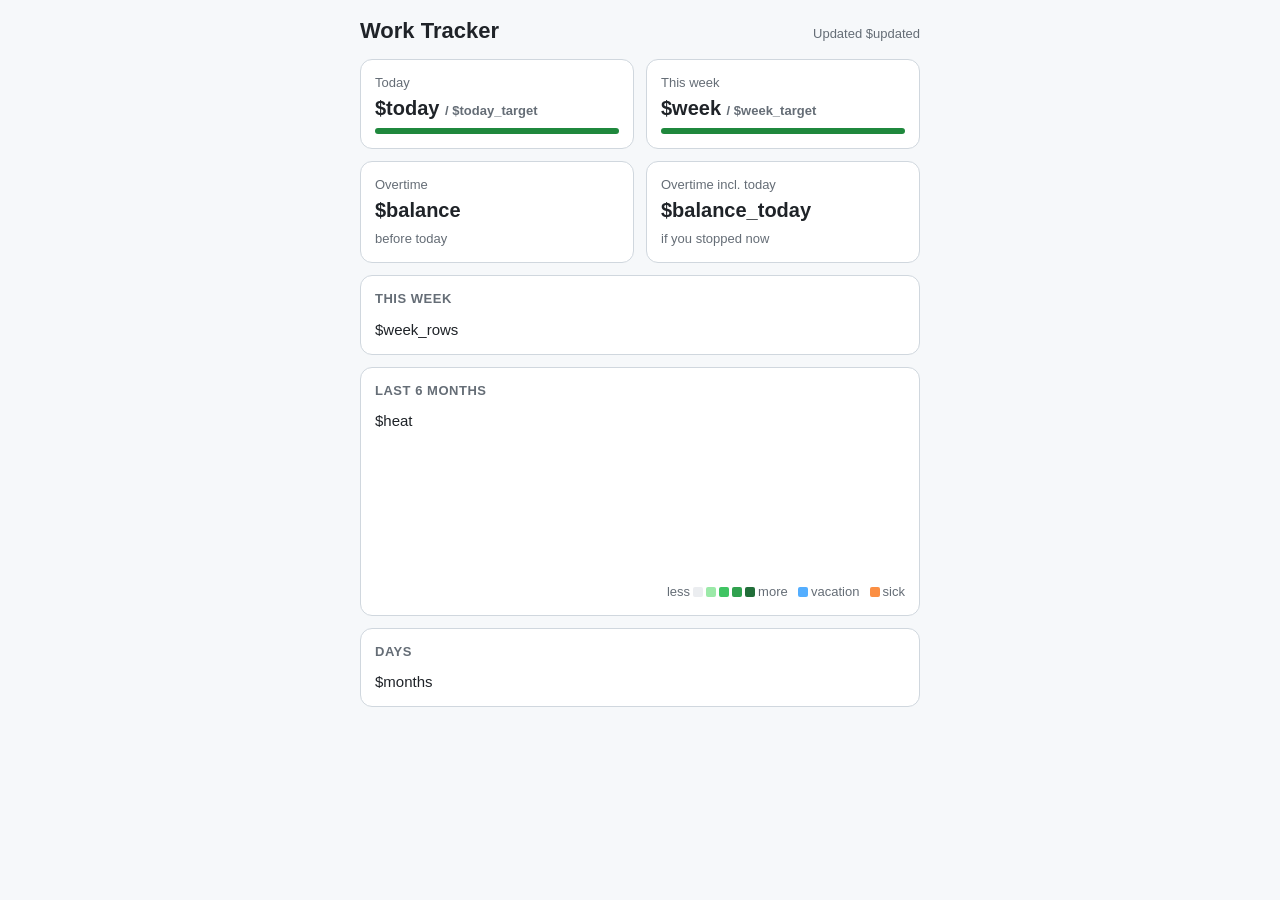
<file: snapshot.html>
<!doctype html>
<!-- Phone snapshot. app.py fills the placeholders after every change (see write_snapshot).
     No JavaScript: file viewers (OneDrive, Outlook, Files) don't run it. Days open with <details>. -->
<html lang="en">
<head>
<meta charset="utf-8">
<meta name="viewport" content="width=device-width, initial-scale=1">
<title>Work Tracker</title>
<style>
  :root {
    --bg: #f6f8fa; --card: #fff; --border: #d0d7de; --text: #1f2328; --muted: #656d76;
    --accent: #1f883d; --danger: #cf222e;
    --l0: #ebedf0; --l1: #9be9a8; --l2: #40c463; --l3: #30a14e; --l4: #216e39;
    --vacation: #54aeff; --sick: #fb8f44; --vacation-text: #0969da; --sick-text: #bc4c00;
  }
  @media (prefers-color-scheme: dark) {
    :root {
      --bg: #0d1117; --card: #161b22; --border: #30363d; --text: #e6edf3; --muted: #8d96a0;
      --accent: #2ea043; --danger: #f85149;
      --l0: #21262d; --l1: #0e4429; --l2: #006d32; --l3: #26a641; --l4: #39d353;
      --vacation: #1f6feb; --sick: #db6d28; --vacation-text: #58a6ff; --sick-text: #f0883e;
    }
  }
  * { box-sizing: border-box; }
  body {
    margin: 0; padding: 16px 16px 40px; background: var(--bg); color: var(--text);
    font: 15px/1.4 -apple-system, BlinkMacSystemFont, "Segoe UI", sans-serif;
    font-variant-numeric: tabular-nums; -webkit-text-size-adjust: 100%;
  }
  main { max-width: 560px; margin: 0 auto; }
  header { display: flex; align-items: baseline; justify-content: space-between; margin-bottom: 12px; }
  h1 { font-size: 22px; margin: 0; }
  h2 { font-size: 13px; text-transform: uppercase; letter-spacing: .04em; color: var(--muted); margin: 0 0 10px; }
  .muted { color: var(--muted); }
  .small { font-size: 13px; }
  .card { background: var(--card); border: 1px solid var(--border); border-radius: 12px; padding: 14px; margin-bottom: 12px; }
  .stats { display: grid; grid-template-columns: minmax(0, 1fr) minmax(0, 1fr); gap: 12px; margin-bottom: 12px; }
  .stats .card { margin: 0; }
  .label { font-size: 13px; color: var(--muted); }
  .value { font-size: 20px; font-weight: 600; margin: 2px 0 6px; }
  .pos { color: var(--accent); }
  .neg { color: var(--danger); }
  .bar { height: 6px; background: var(--l0); border-radius: 3px; overflow: hidden; }
  .bar div { height: 100%; background: var(--accent); }

  .week { display: grid; grid-template-columns: 2.6em minmax(0, 1fr) auto; gap: 8px 10px; align-items: center; }
  .week .today { font-weight: 600; }

  .heat { display: grid; grid-template-rows: repeat(7, 1fr); grid-auto-flow: column; grid-auto-columns: minmax(0, 1fr); gap: 3px; }
  .heat span { aspect-ratio: 1; border-radius: 2px; background: var(--l0); }
  .heat .none { background: transparent; }
  .heat .l1 { background: var(--l1); } .heat .l2 { background: var(--l2); }
  .heat .l3 { background: var(--l3); } .heat .l4 { background: var(--l4); }
  .heat .vacation { background: var(--vacation); } .heat .sick { background: var(--sick); }
  .vacation-text { color: var(--vacation-text); } .sick-text { color: var(--sick-text); }
  .legend { display: flex; gap: 3px; align-items: center; justify-content: flex-end; margin-top: 8px; }
  .legend span { width: 10px; height: 10px; border-radius: 2px; }

  details.month { border-top: 1px solid var(--border); }
  details.month:first-of-type { border-top: 0; }
  details.month > summary { padding: 10px 0; font-weight: 600; }
  summary { cursor: pointer; list-style: none; }
  summary::-webkit-details-marker { display: none; }
  summary::after { content: "›"; float: right; color: var(--muted); transition: transform .15s; }
  details[open] > summary::after { transform: rotate(90deg); }
  .day > summary { display: grid; grid-template-columns: 1fr auto 5.2em 1em; gap: 10px; padding: 8px 0; border-top: 1px solid var(--border); }
  .day > summary::after { float: none; text-align: right; }
  .day .delta { text-align: right; }
  .sessions { margin: 0 0 10px; padding: 0; list-style: none; }
  .sessions li { padding: 6px 10px; margin-top: 4px; background: var(--bg); border-radius: 8px; }
  .sessions .note { display: block; color: var(--muted); font-size: 13px; overflow-wrap: anywhere; }
</style>
</head>
<body>
<main>
  <header>
    <h1>Work Tracker</h1>
    <span class="muted small">Updated $updated</span>
  </header>

  <section class="stats">
    <div class="card">
      <div class="label">Today</div>
      <div class="value">$today <span class="muted small">/ $today_target</span></div>
      <div class="bar"><div style="width: $today_pct%"></div></div>
    </div>
    <div class="card">
      <div class="label">This week</div>
      <div class="value">$week <span class="muted small">/ $week_target</span></div>
      <div class="bar"><div style="width: $week_pct%"></div></div>
    </div>
    <div class="card">
      <div class="label">Overtime</div>
      <div class="value $balance_class">$balance</div>
      <div class="muted small">before today</div>
    </div>
    <div class="card">
      <div class="label">Overtime incl. today</div>
      <div class="value $balance_today_class">$balance_today</div>
      <div class="muted small">if you stopped now</div>
    </div>
  </section>

  <section class="card">
    <h2>This week</h2>
    <div class="week">$week_rows</div>
  </section>

  <section class="card">
    <h2>Last 6 months</h2>
    <div class="heat" style="grid-template-rows: repeat($heat_rows, 1fr)">$heat</div>
    <div class="legend muted small">less <span style="background: var(--l0)"></span><span style="background: var(--l1)"></span><span style="background: var(--l2)"></span><span style="background: var(--l3)"></span><span style="background: var(--l4)"></span> more
      &nbsp; <span style="background: var(--vacation)"></span> vacation &nbsp; <span style="background: var(--sick)"></span> sick</div>
  </section>

  <section class="card">
    <h2>Days</h2>
    $months
  </section>
</main>
</body>
</html>
</file>
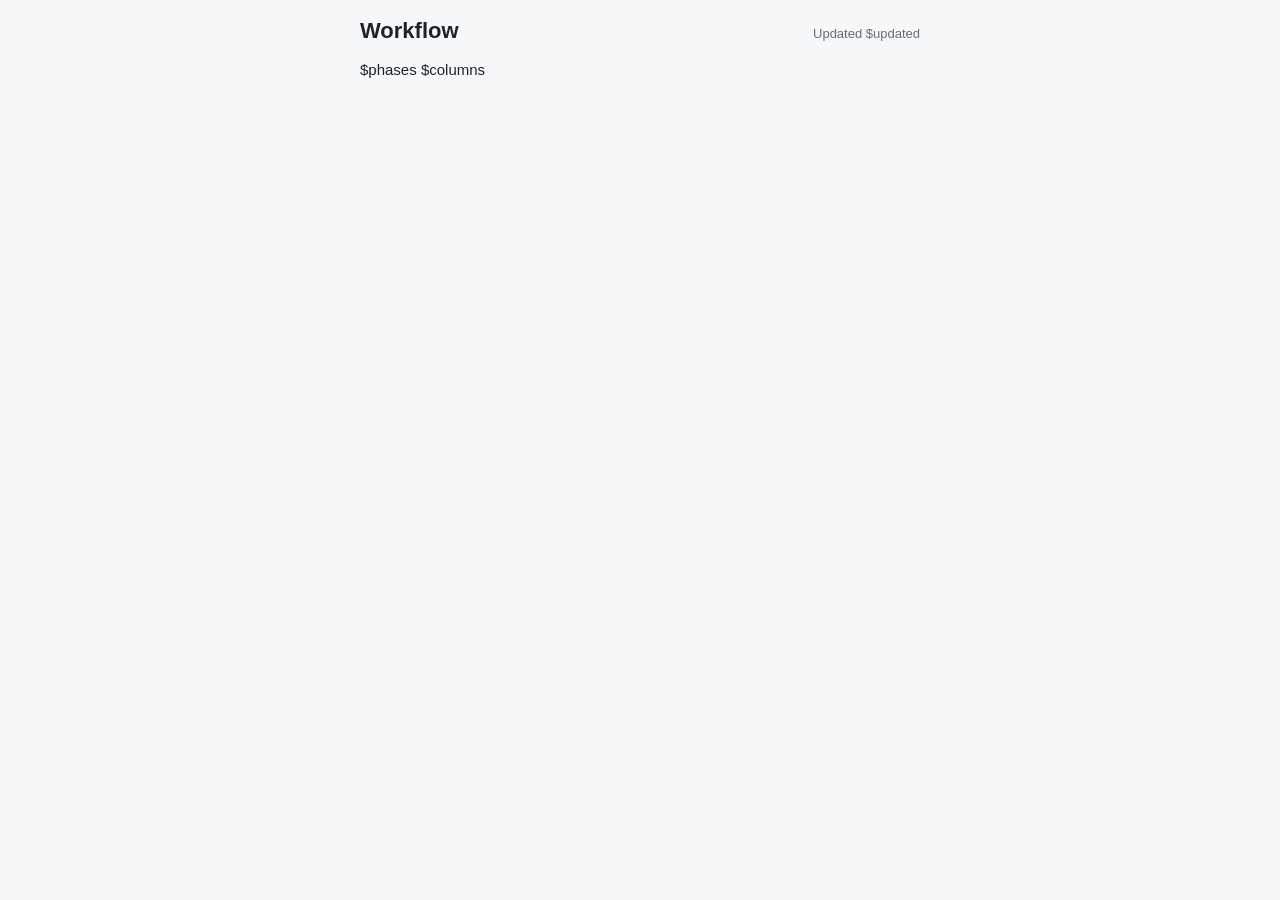
<file: workflow/snapshot.html>
<!doctype html>
<!-- Phone snapshot of the board, next to the tracker's worktracker.html. workflow.py fills the
     placeholders after every change (see write_snapshot). No JavaScript; cards open with <details>. -->
<html lang="en">
<head>
<meta charset="utf-8">
<meta name="viewport" content="width=device-width, initial-scale=1">
<title>Workflow</title>
<style>
  :root {
    --bg: #f6f8fa; --card: #fff; --border: #d0d7de; --text: #1f2328; --muted: #656d76;
    --accent: #1f883d; --danger: #cf222e; --l0: #ebedf0;
  }
  @media (prefers-color-scheme: dark) {
    :root {
      --bg: #0d1117; --card: #161b22; --border: #30363d; --text: #e6edf3; --muted: #8d96a0;
      --accent: #2ea043; --danger: #f85149; --l0: #21262d;
    }
  }
  * { box-sizing: border-box; }
  body {
    margin: 0; padding: 16px 16px 40px; background: var(--bg); color: var(--text);
    font: 15px/1.4 -apple-system, BlinkMacSystemFont, "Segoe UI", sans-serif;
    font-variant-numeric: tabular-nums; -webkit-text-size-adjust: 100%;
  }
  main { max-width: 560px; margin: 0 auto; }
  header { display: flex; align-items: baseline; justify-content: space-between; margin-bottom: 12px; }
  h1 { font-size: 22px; margin: 0; }
  h2 { font-size: 13px; text-transform: uppercase; letter-spacing: .04em; color: var(--muted); margin: 0 0 10px; }
  .muted { color: var(--muted); }
  .small { font-size: 13px; }
  .neg { color: var(--danger); }
  .card { background: var(--card); border: 1px solid var(--border); border-radius: 12px; padding: 14px; margin-bottom: 12px; }
  .card.running { border-color: var(--accent); }
  .bar { height: 6px; background: var(--l0); border-radius: 3px; overflow: hidden; }
  .bar div { height: 100%; background: var(--accent); }

  .phase { display: grid; grid-template-columns: minmax(0, 1fr) auto; gap: 4px 10px; margin-bottom: 10px; }
  .phase .bar { grid-column: 1 / -1; }

  .column:not([open]) h2 { margin: 0; }
  .column h2 { display: flex; justify-content: space-between; border-left: 3px solid var(--c, var(--border)); padding-left: 8px; }
  summary { cursor: pointer; list-style: none; }
  summary::-webkit-details-marker { display: none; }
  .item { border-top: 1px solid var(--border); }
  .item:first-of-type { border-top: 0; }
  .item > summary { display: grid; grid-template-columns: minmax(0, 1fr) auto; gap: 2px 10px; padding: 8px 0; }
  .item .meta { grid-column: 1 / -1; }
  .item .body { padding: 0 0 10px; font-size: 13px; }
  .item .body p { margin: 0 0 6px; white-space: pre-wrap; overflow-wrap: anywhere; }
  .item ul { margin: 0; padding-left: 18px; }
  .dot { color: var(--accent); }
  .tag { display: inline-block; font-size: 12px; padding: 0 6px; border: 1px solid var(--border); border-radius: 10px; margin-right: 4px; }
  .tag.high, .tag.bug { border-color: var(--danger); color: var(--danger); }
</style>
</head>
<body>
<main>
  <header>
    <h1>Workflow</h1>
    <span class="muted small">Updated $updated</span>
  </header>
  $phases
  $columns
</main>
</body>
</html>
</file>
